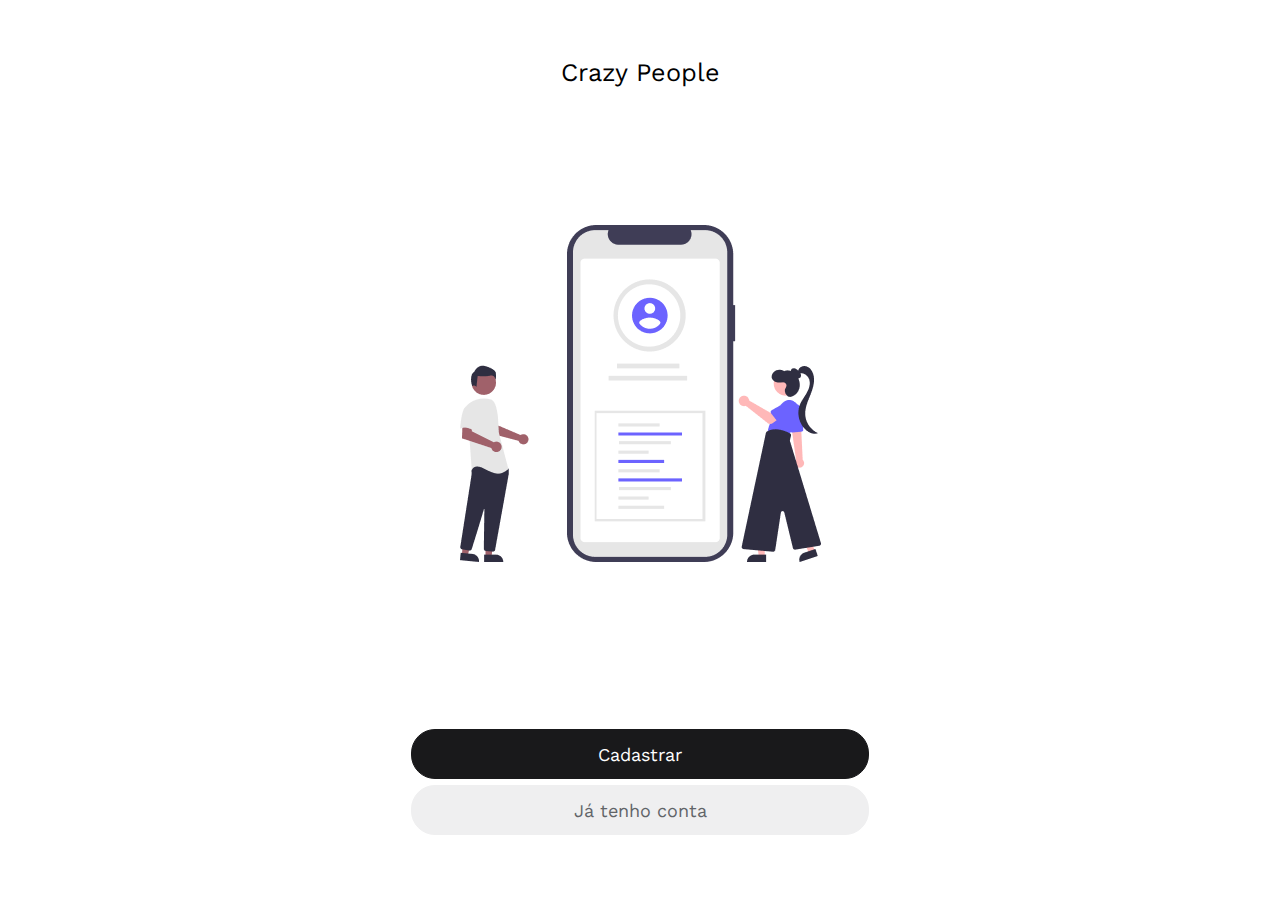
<file: index.html>
<!DOCTYPE html>
<html lang="en">
<head>
    <meta charset="UTF-8">
    <meta name="viewport" content="width=device-width, initial-scale=1.0">
    <title>Crazy People - a rede social das suas loucuras</title>
    <link href="css/global.css" rel="stylesheet" />
</head>
<body>
    <div class="grid-vertical">
        <div class="container-content">
            <h1 class="title">Crazy People</h1>
            <img src="images/bem_vindo.png" class="image-centered" width="361" height="337" style="max-height: 337px;" />
        </div>
        <div class="group-buttons">
            <a class="button button-primary" href="register.html">Cadastrar</a>
            <a class="button button-secondary" href="pages/login/login.html">Já tenho conta</a>
        </div>
    </div>    
</body>
</html>
</file>
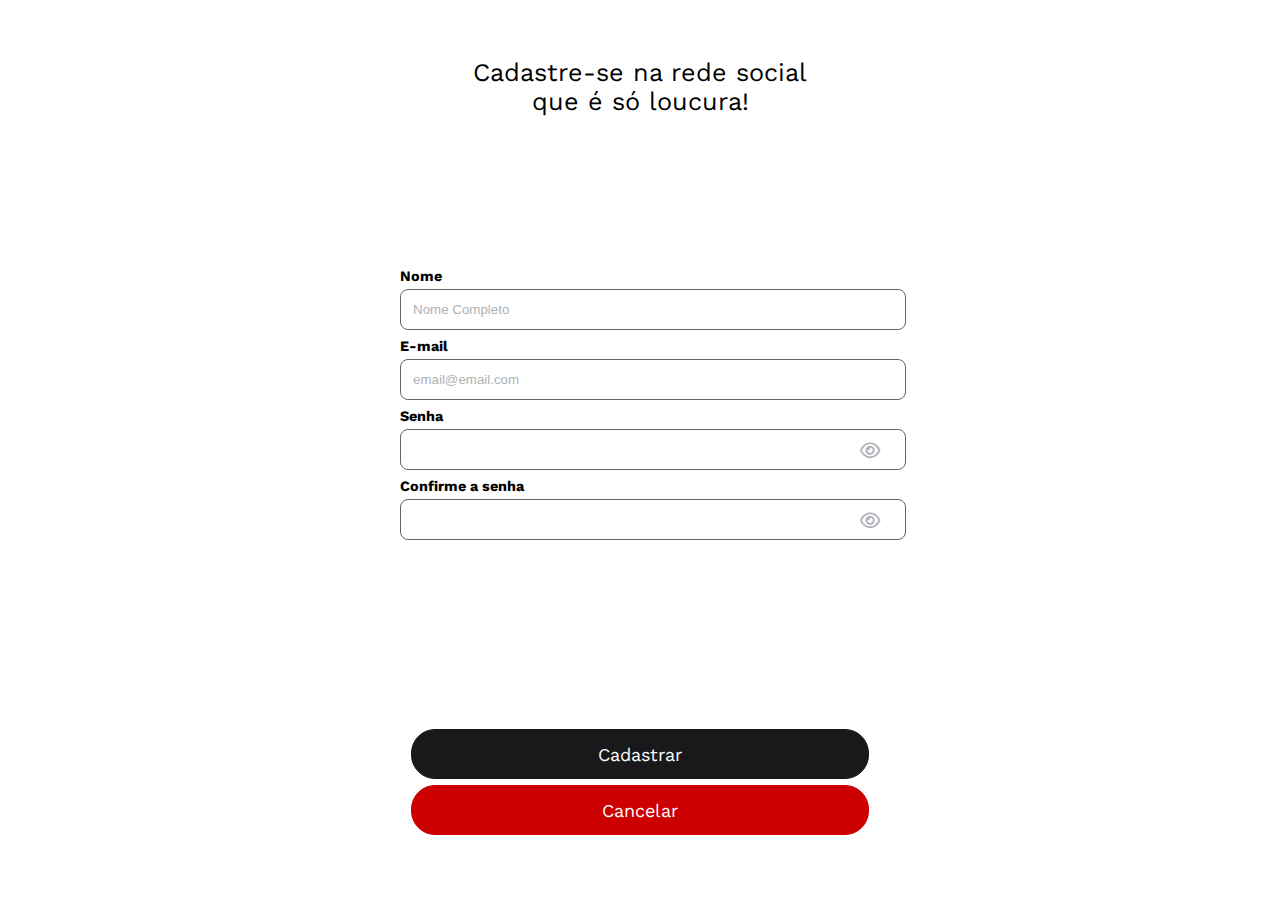
<file: register.html>
<!DOCTYPE html>
<html lang="en">
<head>
    <meta charset="UTF-8">
    <meta name="viewport" content="width=device-width, initial-scale=1.0">
    <title>Cadastre-se - Crazy People - a rede social das suas loucuras</title>
    <link href="css/global.css" rel="stylesheet" />
    <link href="css/fontawesome/css/all.min.css" rel="stylesheet" />
</head>
<body>
    <div class="grid-vertical">
        <div class="container-content">
            <h1 class="title">Cadastre-se na rede social <br /> que é só loucura!</h1>
            <form id="form-register" onsubmit="return false" method="post" class="form-centered">
                <div class="form-group">
                    <label>Nome</label>
                    <input type="text" name="name" id="name" placeholder="Nome Completo" />
                </div>
                <div class="form-group">
                    <label>E-mail</label>
                    <input type="text" name="email" id="email" placeholder="email@email.com" />
                </div>
                 <div class="form-group">
                    <label>Senha</label>
                    <div class="input-password">
                        <input type="password" name="password" id="password" />
                        <i class="fa-regular fa-eye icon-eye"></i>
                        <!--<i class="fa-regular fa-eye-slash"></i>-->
                    </div>
                </div>
                 <div class="form-group">
                    <label>Confirme a senha</label>
                    <div class="input-password">
                        <input type="password" name="password-confirm" id="password-confirm" />
                        <i class="fa-regular fa-eye icon-eye"></i>
                        <!--<i class="fa-regular fa-eye-slash"></i>-->
                    </div>
                </div>
            </form>
        </div>
        <div class="group-buttons">
            <a class="button button-primary">Cadastrar</a>
            <a class="button button-cancel" href="index.html">Cancelar</a>
        </div>
    </div>    
</body>
</html>
</file>
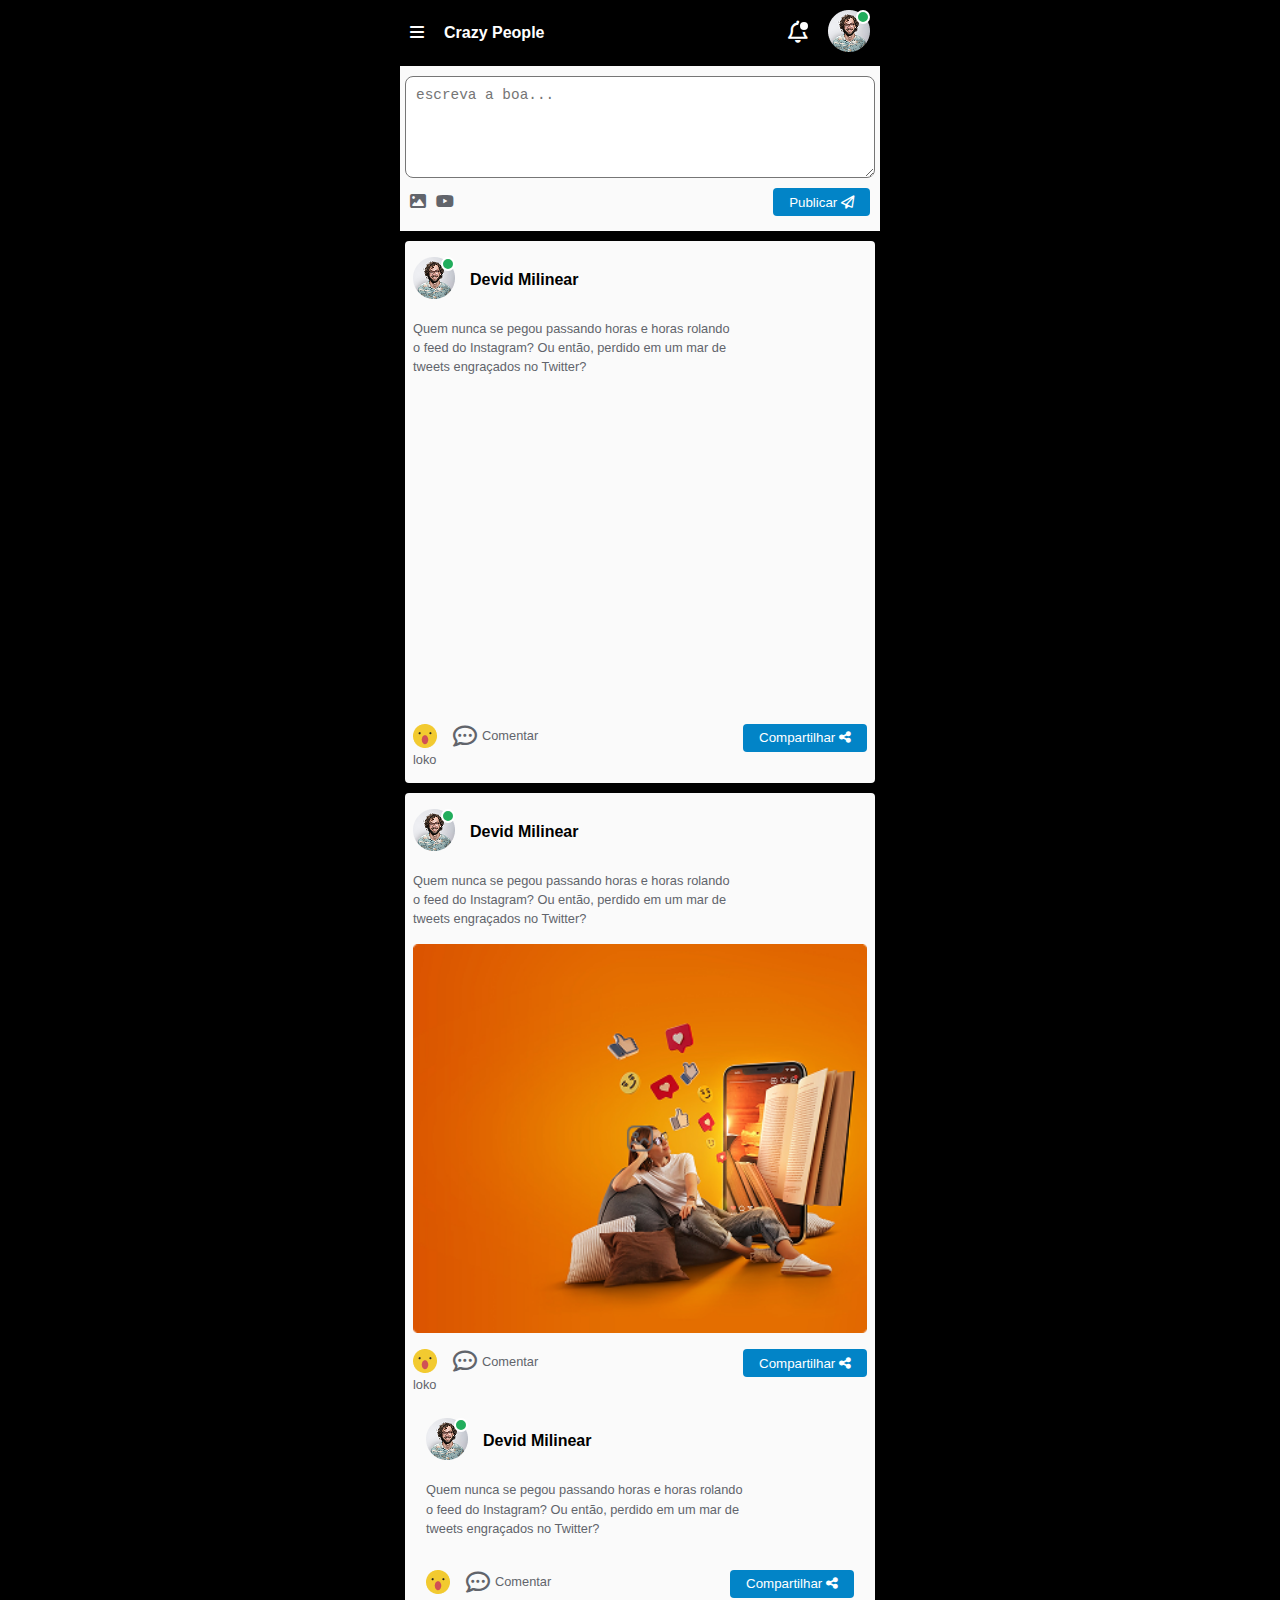
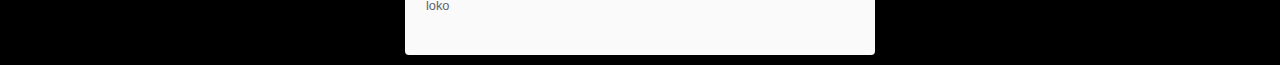
<file: pages/feed/feed.html>
<!DOCTYPE html>
<html lang="en">
<head>
    <meta charset="UTF-8">
    <meta name="viewport" content="width=device-width, initial-scale=1.0">
    <title>Timeline - Crazy People - a rede social das suas loucuras</title>
    <link href="../../css/global.css" rel="stylesheet" />
    <link href="feed.css" rel="stylesheet" />
    <link href="../../css/fontawesome/css/all.min.css" rel="stylesheet" />
</head>
<body>
    <header>
        <div id="menu-icon">
            <i class="fa-solid fa-bars"></i>
        </div>
        <div id="page-title">
            Crazy People
        </div>
        <div id="notification-icon">
            <a href="#">
                <i class="fa-regular fa-bell"></i>
            <div id="notification-ball"></div>
            <div id="arrow-container-notifications">
                <img src="../../images/arrow_notification.png" alt="Seta branca de notificação" />
                </div>
            <div id="container-notifications">
                <div class="card-notification">
                    <div class="card-notification-title">
                        <div class="card-notification-photo">
                            <div class="profile-icon">
                                <img src="../../images/avatar.png" />
                                <div class="profile-ball"></div>
                            </div>
                        </div>
                        <div class="card-notification-name">
                            Joana Maria
                        </div>
                    </div>
                    <div class="card-notification-body">
                        Quer fazer parte da sua rede!
                    </div>
                    <div class="card-notification-buttons">
                        <button class="button-cancel">Cancelar</button>
                        <button class="button-post">Aceitar</button>
                    </div>
                </div>
            </div>
            </a>
        </div>
        <div class="profile-icon">
            <a href="../profile/profile.html" id="profile-link">
                <img src="../../images/avatar.png" />
                <div class="profile-ball"></div>
            </a>
        </div>
        <!--<div id="settings-icon">
            <i class="fa-solid fa-chevron-down"></i>
        </div> -->
    </header>
    <section id="container-form-post">
        <form id="form-post" name="form-post" method="post" action="">
            <textarea rows="5" cols="40" name="text-post" id="text-post" placeholder="escreva a boa..."></textarea>
            <div id="container-form-post-options">
                <div id="container-form-post-options-icons">
                    <a href="#" class="form-post-icons"><i class="fa-solid fa-image"></i></a>
                    <a href="#" class="form-post-icons"><i class="fa-brands fa-youtube"></i></a>
                </div>
                <button id="button-post" name="button-post" class="button-post">Publicar  <i class="fa-regular fa-paper-plane"></i></button>
            </div>
        </form>
    </section>
    <section class="container-post">
        <div class="container-post-user">
            <div class="container-post-user-photo">
                <div class="profile-icon">
            <img src="../../images/avatar.png" />
            <div class="profile-ball"></div>
        </div>
            </div>
            <div class="container-post-user-name">
                Devid Milinear
            </div>
        </div>
        <div class="container-post-text">
            Quem nunca se pegou passando horas e horas rolando <br />
            o feed do Instagram? Ou então, perdido em um mar de <br />
            tweets engraçados no Twitter?
        </div>
        <div class="container-post-media">
            <iframe width="560" height="315" src="https://www.youtube.com/embed/n6Eo9DUn-ro?si=G0RusI5xUD-chjxl" title="YouTube video player" frameborder="0" allow="accelerometer; autoplay; clipboard-write; encrypted-media; gyroscope; picture-in-picture; web-share" referrerpolicy="strict-origin-when-cross-origin" allowfullscreen></iframe>
        </div>
        <div class="container-post-options">
            <div class="container-post-options-icons">
                <div class="container-post-options-icons-reaction">
                    <a href="#" class="link-reaction">
                        <img src="../../images/loko.png" alt="Carinha amarela com boca de pessoa impressionada com algo" />
                        <div class="container-reactions">
                            <img src="../../images/loko.png" alt="Carinha amarela com boca de pessoa impressionada com algo" />
                            <img src="../../images/muitoloko.png" alt="Carinha amarela com boca de pessoa impressionada com algo" />
                            <img src="../../images/seloko.png" alt="Carinha amarela com boca e olho de pessoa muito impressionada com algo" />
                        </div>
                    </a>
                    <span>loko</span>
                </div>
                <a href="#" class="link-comment">
                    <i class="fa-regular fa-comment-dots"></i>
                    <span>Comentar</span> 
                </a>
            </div>
            <button id="button-share" name="button-share" class="button-post">Compartilhar <i class="fa-solid fa-share-nodes"></i></button>
        </div>
    </section>
    <section class="container-post">
        <div class="container-post-user">
            <div class="container-post-user-photo">
                <div class="profile-icon">
            <img src="../../images/avatar.png" />
            <div class="profile-ball"></div>
        </div>
            </div>
            <div class="container-post-user-name">
                Devid Milinear
            </div>
        </div>
        <div class="container-post-text">
            Quem nunca se pegou passando horas e horas rolando <br />
            o feed do Instagram? Ou então, perdido em um mar de <br />
            tweets engraçados no Twitter?
        </div>
        <div class="container-post-media">
            <img src="../../images/exemplo_post.png" alt="Imagem laranja do feed do Instagram"/>
        </div>
        <div class="container-post-options">
            <div class="container-post-options-icons">
                <div class="container-post-options-icons-reaction">
                    <a href="#" class="link-reaction">
                        <img src="../../images/loko.png" alt="Carinha amarela com boca de pessoa impressionada com algo" />
                        <div class="container-reactions">
                            <img src="../../images/loko.png" alt="Carinha amarela com boca de pessoa impressionada com algo" />
                            <img src="../../images/muitoloko.png" alt="Carinha amarela com boca de pessoa impressionada com algo" />
                            <img src="../../images/seloko.png" alt="Carinha amarela com boca e olho de pessoa muito impressionada com algo" />
                        </div>
                    </a>
                    <span>loko</span>
                </div>
                <a href="#" class="link-comment">
                    <i class="fa-regular fa-comment-dots"></i>
                    <span>Comentar</span> 
                </a>
            </div>
            <button id="button-share" name="button-share" class="button-post">Compartilhar <i class="fa-solid fa-share-nodes"></i></button>
        </div>
        <section class="container-post">
        <div class="container-post-user">
            <div class="container-post-user-photo">
                <div class="profile-icon">
            <img src="../../images/avatar.png" />
            <div class="profile-ball"></div>
        </div>
            </div>
            <div class="container-post-user-name">
                Devid Milinear
            </div>
        </div>
        <div class="container-post-text">
            Quem nunca se pegou passando horas e horas rolando <br />
            o feed do Instagram? Ou então, perdido em um mar de <br />
            tweets engraçados no Twitter?
        </div>
        <div class="container-post-media">
           
        </div>
        <div class="container-post-options">
            <div class="container-post-options-icons">
                <div class="container-post-options-icons-reaction">
                    <a href="#" class="link-reaction">
                        <img src="../../images/loko.png" alt="Carinha amarela com boca de pessoa impressionada com algo" />
                        <div class="container-reactions">
                            <img src="../../images/loko.png" alt="Carinha amarela com boca de pessoa impressionada com algo" />
                            <img src="../../images/muitoloko.png" alt="Carinha amarela com boca de pessoa impressionada com algo" />
                            <img src="../../images/seloko.png" alt="Carinha amarela com boca e olho de pessoa muito impressionada com algo" />
                        </div>
                    </a>
                    <span>loko</span>
                </div>
                <a href="#" class="link-comment">
                    <i class="fa-regular fa-comment-dots"></i>
                    <span>Comentar</span> 
                </a>
            </div>
            <button id="button-share" name="button-share" class="button-post">Compartilhar <i class="fa-solid fa-share-nodes"></i></button>
        </div>
    </section>
    </section>
</body>
</html>
</file>
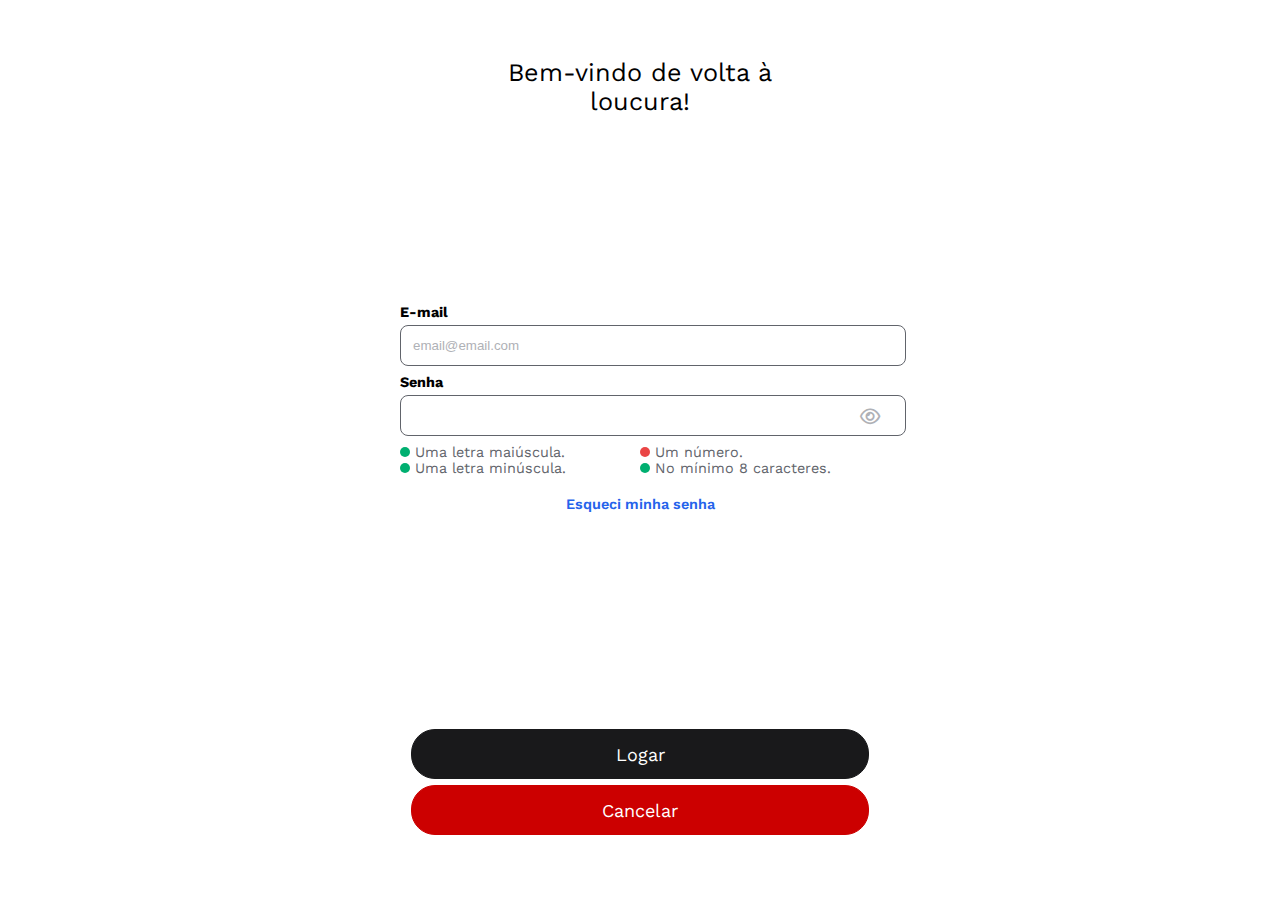
<file: pages/login/login.html>
<!DOCTYPE html>
<html lang="en">
<head>
    <meta charset="UTF-8">
    <meta name="viewport" content="width=device-width, initial-scale=1.0">
    <title>Entre na sua conta - Crazy People - a rede social das suas loucuras</title>
    <link href="../../css/global.css" rel="stylesheet" />
    <link href="login.css" rel="stylesheet" />
    <link href="../../css/fontawesome/css/all.min.css" rel="stylesheet" />
</head>
<body>
    <div class="grid-vertical">
        <div class="container-content">
            <h1 class="title">Bem-vindo de volta à <br /> loucura!</h1>
            <form id="form-login" onsubmit="return false" method="post" class="form-centered">
                <div class="form-group">
                    <label>E-mail</label>
                    <input type="email" name="email" id="email" placeholder="email@email.com" />
                </div>
                 <div class="form-group">
                    <label>Senha</label>
                    <div class="input-password">
                        <input type="password" name="password" id="password" />
                        <i class="fa-regular fa-eye icon-eye"></i>
                        <!--<i class="fa-regular fa-eye-slash"></i>-->
                    </div>
                </div>
                <div class="tips">
                    <div class="tip">
                        <div class="tip-icon success" id="error-uppercase"></div>
                        <div class="tip-text">Uma letra maiúscula.</div>
                    </div>
                     <div class="tip">
                        <div class="tip-icon error" id="error-number"></div>
                        <div class="tip-text">Um número.</div>
                    </div>
                     <div class="tip">
                        <div class="tip-icon success" id="error-lowercase"></div>
                        <div class="tip-text">Uma letra minúscula.</div>
                    </div>
                     <div class="tip">
                        <div class="tip-icon success" id="error-minlenght"></div>
                        <div class="tip-text">No mínimo 8 caracteres.</div>
                    </div>
                </div>
                <div class="center">
                    <a href="../recovery-password/recovery-password.html" class="general">Esqueci minha senha</a>
                </div>
            </form>
        </div>
        <div class="group-buttons">
            <a class="button button-primary" href="../feed/feed.html">Logar</a>
            <a class="button button-cancel" href="../../index.html">Cancelar</a>
        </div>
    </div>    
</body>
</html>
</file>
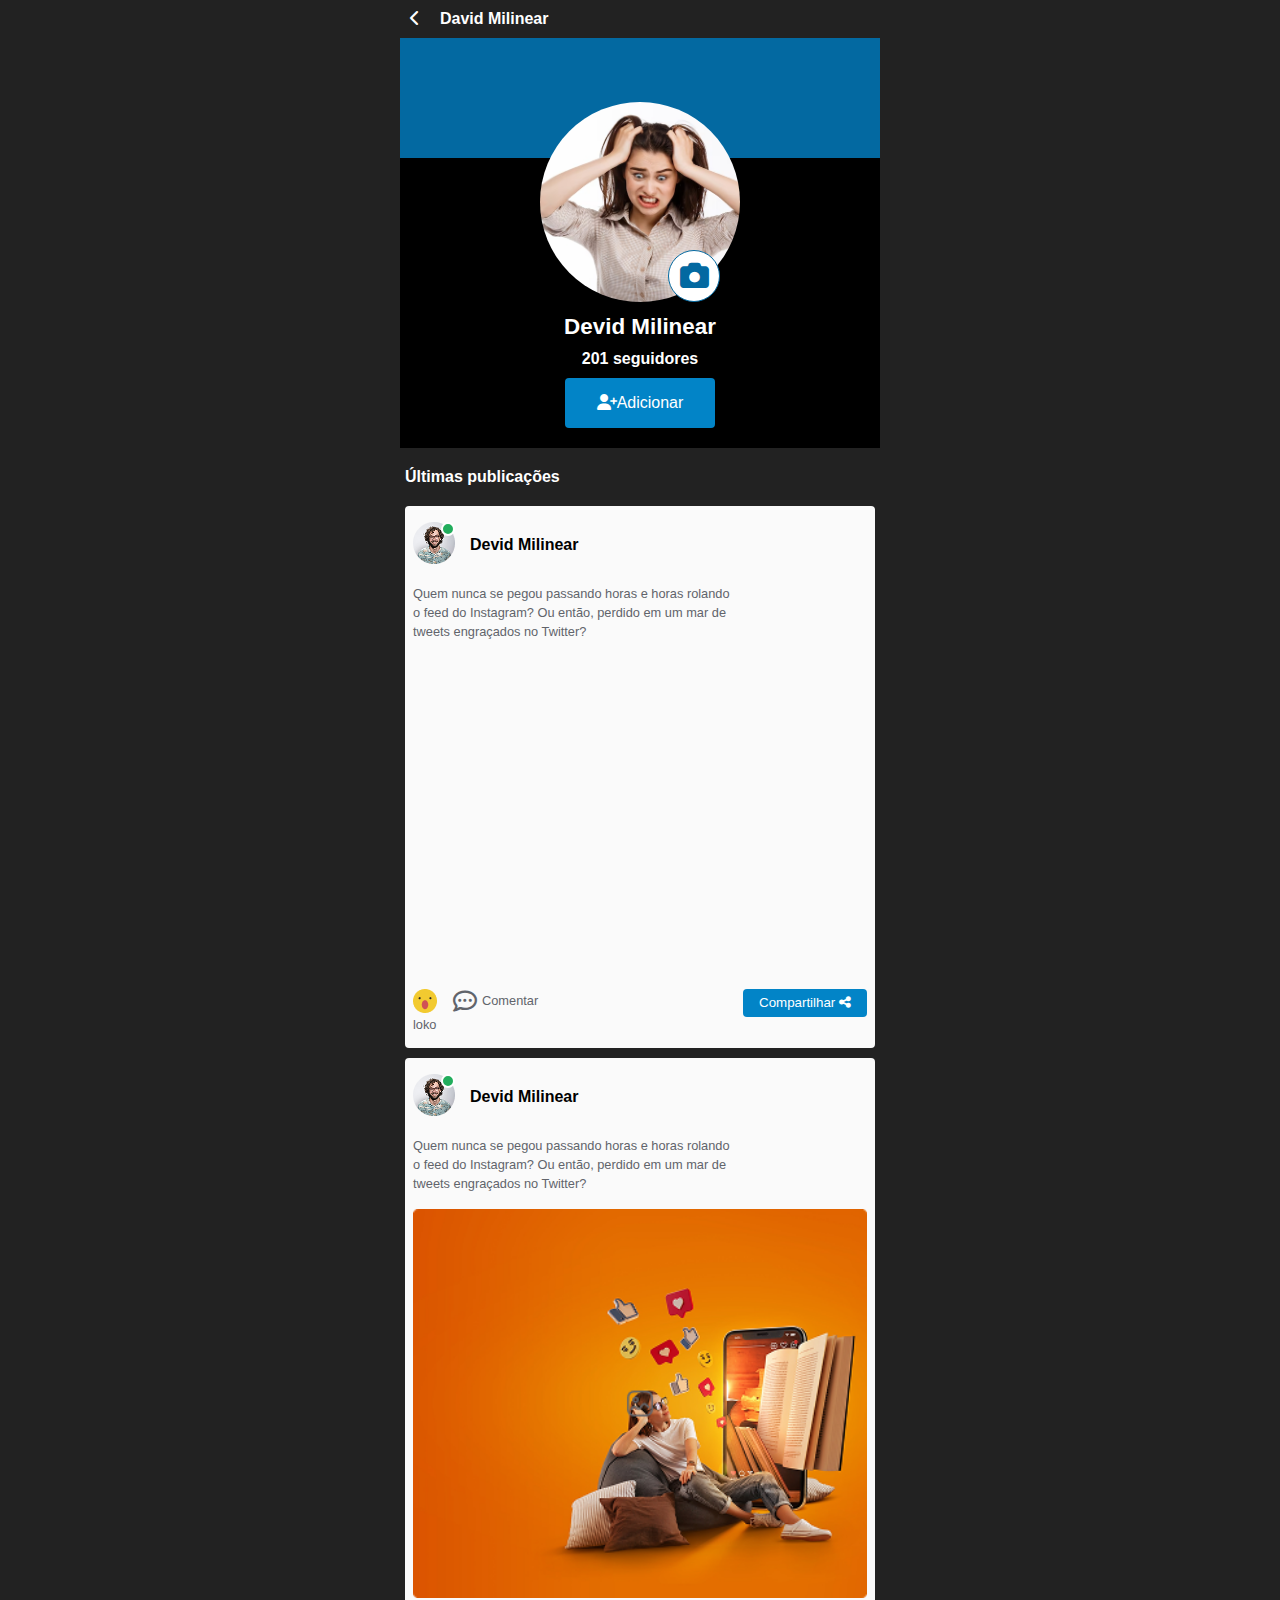
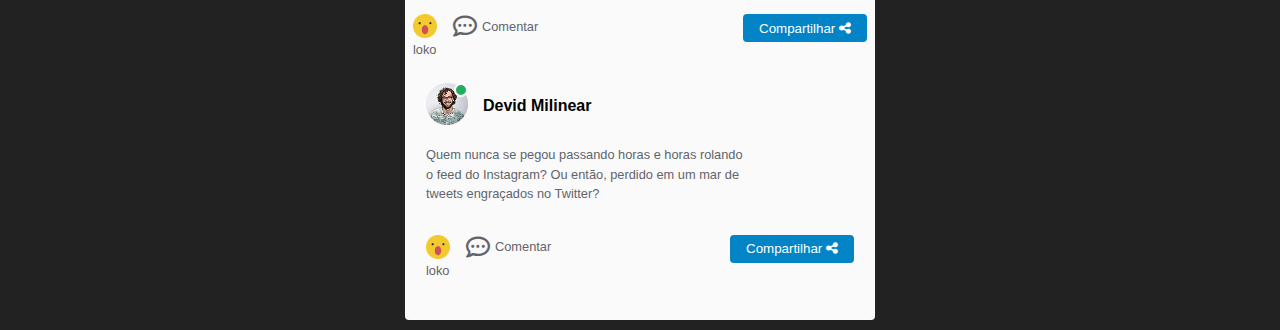
<file: pages/profile/profile.html>
<!DOCTYPE html>
<html lang="en">
<head>
    <meta charset="UTF-8">
    <meta name="viewport" content="width=device-width, initial-scale=1.0">
    <title>Meu perfil - Crazy People - a rede social das suas loucuras</title>
    <link href="../../css/global.css" rel="stylesheet" />
    <link href="profile.css" rel="stylesheet" />
    <link href="../../css/fontawesome/css/all.min.css" rel="stylesheet" />
</head>
<body>
    <header>
        <div id="menu-icon">
            <a href="../feed/feed.html"><i class="fa-solid fa-chevron-left"></i></a>
        </div>
        <div id="page-title">
            David Milinear
        </div>
    </header>
    <section id="container-profile">
        <div id="container-profile-top">

        </div>
        <div id="container-profile-photo">
            <img src="../../images/profile-example.jpg" alt="Foto do usuário" />
            <div id="button-upload-photo">
                <a href="#"><i class="fa-solid fa-camera"></i></a>
            </div>
        </div>
        <div id="container-profile-photo-info">
            <span class="info-title">Devid Milinear</span>
            <span class="info-text">201 seguidores</span>
             <button id="button-add" name="button-add" class="button-add"><i class="fa-solid fa-user-plus"></i>Adicionar </button>
        </div>
    </section>
    <p class="info-text last-post">Últimas publicações</p>
    <section class="container-post">
        <div class="container-post-user">
            <div class="container-post-user-photo">
                <div class="profile-icon">
            <img src="../../images/avatar.png" />
            <div class="profile-ball"></div>
        </div>
            </div>
            <div class="container-post-user-name">
                Devid Milinear
            </div>
        </div>
        <div class="container-post-text">
            Quem nunca se pegou passando horas e horas rolando <br />
            o feed do Instagram? Ou então, perdido em um mar de <br />
            tweets engraçados no Twitter?
        </div>
        <div class="container-post-media">
            <iframe width="560" height="315" src="https://www.youtube.com/embed/n6Eo9DUn-ro?si=G0RusI5xUD-chjxl" title="YouTube video player" frameborder="0" allow="accelerometer; autoplay; clipboard-write; encrypted-media; gyroscope; picture-in-picture; web-share" referrerpolicy="strict-origin-when-cross-origin" allowfullscreen></iframe>
        </div>
        <div class="container-post-options">
            <div class="container-post-options-icons">
                <div class="container-post-options-icons-reaction">
                    <a href="#" class="link-reaction">
                        <img src="../../images/loko.png" alt="Carinha amarela com boca de pessoa impressionada com algo" />
                        <div class="container-reactions">
                            <img src="../../images/loko.png" alt="Carinha amarela com boca de pessoa impressionada com algo" />
                            <img src="../../images/muitoloko.png" alt="Carinha amarela com boca de pessoa impressionada com algo" />
                            <img src="../../images/seloko.png" alt="Carinha amarela com boca e olho de pessoa muito impressionada com algo" />
                        </div>
                    </a>
                    <span>loko</span>
                </div>
                <a href="#" class="link-comment">
                    <i class="fa-regular fa-comment-dots"></i>
                    <span>Comentar</span> 
                </a>
            </div>
            <button id="button-share" name="button-share" class="button-post">Compartilhar <i class="fa-solid fa-share-nodes"></i></button>
        </div>
    </section>
    <section class="container-post">
        <div class="container-post-user">
            <div class="container-post-user-photo">
                <div class="profile-icon">
            <img src="../../images/avatar.png" />
            <div class="profile-ball"></div>
        </div>
            </div>
            <div class="container-post-user-name">
                Devid Milinear
            </div>
        </div>
        <div class="container-post-text">
            Quem nunca se pegou passando horas e horas rolando <br />
            o feed do Instagram? Ou então, perdido em um mar de <br />
            tweets engraçados no Twitter?
        </div>
        <div class="container-post-media">
            <img src="../../images/exemplo_post.png" alt="Imagem laranja do feed do Instagram"/>
        </div>
        <div class="container-post-options">
            <div class="container-post-options-icons">
                <div class="container-post-options-icons-reaction">
                    <a href="#" class="link-reaction">
                        <img src="../../images/loko.png" alt="Carinha amarela com boca de pessoa impressionada com algo" />
                        <div class="container-reactions">
                            <img src="../../images/loko.png" alt="Carinha amarela com boca de pessoa impressionada com algo" />
                            <img src="../../images/muitoloko.png" alt="Carinha amarela com boca de pessoa impressionada com algo" />
                            <img src="../../images/seloko.png" alt="Carinha amarela com boca e olho de pessoa muito impressionada com algo" />
                        </div>
                    </a>
                    <span>loko</span>
                </div>
                <a href="#" class="link-comment">
                    <i class="fa-regular fa-comment-dots"></i>
                    <span>Comentar</span> 
                </a>
            </div>
            <button id="button-share" name="button-share" class="button-post">Compartilhar <i class="fa-solid fa-share-nodes"></i></button>
        </div>
        <section class="container-post">
        <div class="container-post-user">
            <div class="container-post-user-photo">
                <div class="profile-icon">
            <img src="../../images/avatar.png" />
            <div class="profile-ball"></div>
        </div>
            </div>
            <div class="container-post-user-name">
                Devid Milinear
            </div>
        </div>
        <div class="container-post-text">
            Quem nunca se pegou passando horas e horas rolando <br />
            o feed do Instagram? Ou então, perdido em um mar de <br />
            tweets engraçados no Twitter?
        </div>
        <div class="container-post-media">
           
        </div>
        <div class="container-post-options">
            <div class="container-post-options-icons">
                <div class="container-post-options-icons-reaction">
                    <a href="#" class="link-reaction">
                        <img src="../../images/loko.png" alt="Carinha amarela com boca de pessoa impressionada com algo" />
                        <div class="container-reactions">
                            <img src="../../images/loko.png" alt="Carinha amarela com boca de pessoa impressionada com algo" />
                            <img src="../../images/muitoloko.png" alt="Carinha amarela com boca de pessoa impressionada com algo" />
                            <img src="../../images/seloko.png" alt="Carinha amarela com boca e olho de pessoa muito impressionada com algo" />
                        </div>
                    </a>
                    <span>loko</span>
                </div>
                <a href="#" class="link-comment">
                    <i class="fa-regular fa-comment-dots"></i>
                    <span>Comentar</span> 
                </a>
            </div>
            <button id="button-share" name="button-share" class="button-post">Compartilhar <i class="fa-solid fa-share-nodes"></i></button>
        </div>
    </section>
    </section>
</body>
</html>
</file>
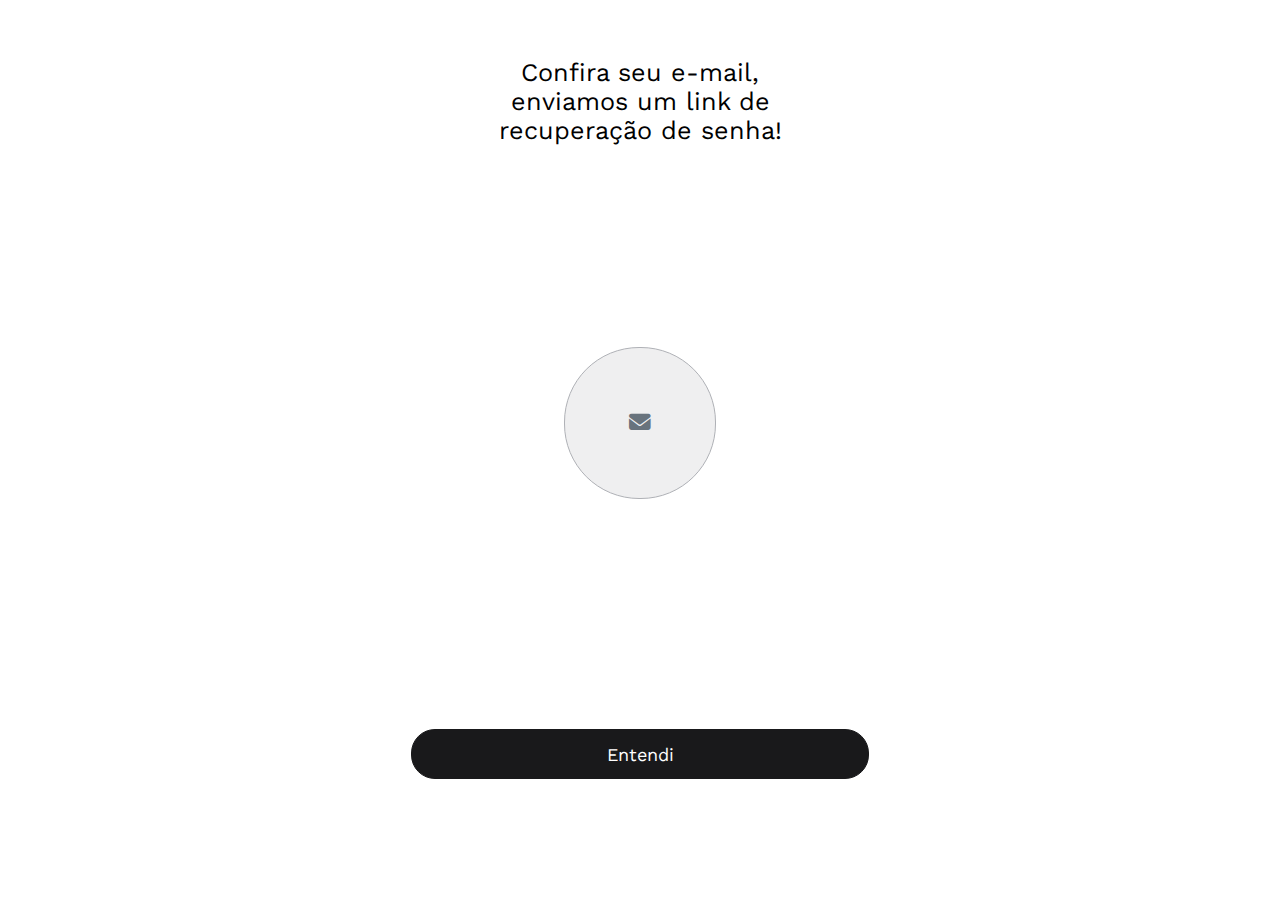
<file: pages/recovery-password/recovery-password-message.html>
<!DOCTYPE html>
<html lang="en">
<head>
    <meta charset="UTF-8">
    <meta name="viewport" content="width=device-width, initial-scale=1.0">
    <title>Recuperar senha - Crazy People - a rede social das suas loucuras</title>
    <link href="../../css/global.css" rel="stylesheet" />
    <link href="recovery-password.css" rel="stylesheet" />
    <link href="../../css/fontawesome/css/all.min.css" rel="stylesheet" />
</head>
<body>
    <div class="grid-vertical">
        <div class="container-content">
            <h1 class="title">Confira seu e-mail, <br /> enviamos um link de <br /> recuperação de senha!</h1>
            <div class="icon-container">
                <i class="fa-solid fa-envelope"></i>
            </div>
        </div>
        <div class="group-buttons">
            <a class="button button-primary" href="../login/login.html">Entendi</a>
        </div>
    </div>    
</body>
</html>
</file>
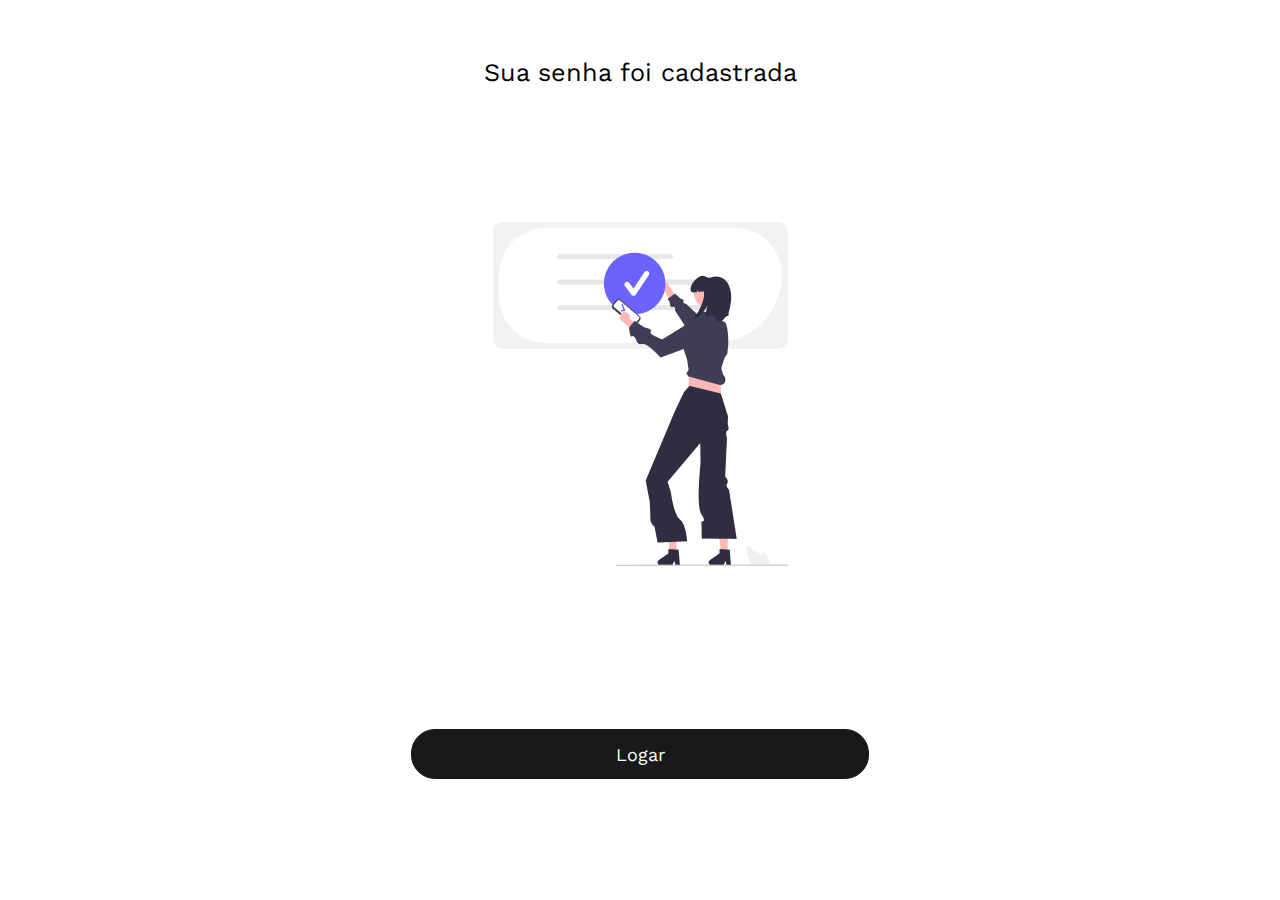
<file: pages/reset-password/reset-password-message.html>
<!DOCTYPE html>
<html lang="en">
<head>
    <meta charset="UTF-8">
    <meta name="viewport" content="width=device-width, initial-scale=1.0">
    <title> Senha cadastrada - Crazy People - a rede social das suas loucuras</title>
    <link href="../../css/global.css" rel="stylesheet" />
</head>
<body>
    <div class="grid-vertical">
        <div class="container-content">
            <h1 class="title">Sua senha foi cadastrada</h1>
            <img src="../../images/sucesso.png" class="image-centered" width="295" height="344" style="max-height: 344px;" />
        </div>
        <div class="group-buttons">
            <a class="button button-primary" href="../login/login.html">Logar</a>
        </div>
    </div>    
</body>
</html>
</file>
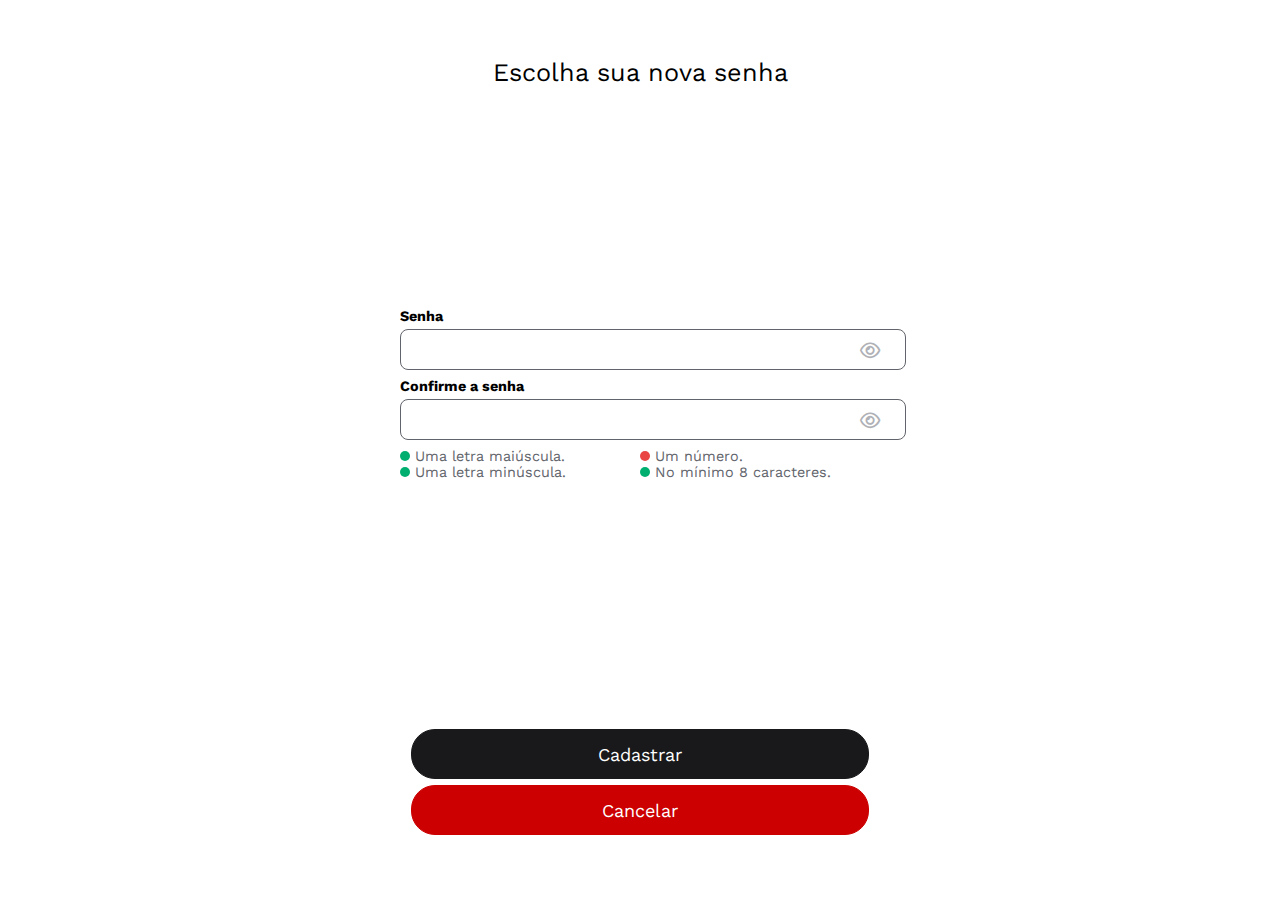
<file: pages/reset-password/reset-password.html>
<!DOCTYPE html>
<html lang="en">
<head>
    <meta charset="UTF-8">
    <meta name="viewport" content="width=device-width, initial-scale=1.0">
    <title>Cadastre uma nova senha - Crazy People - a rede social das suas loucuras</title>
    <link href="../../css/global.css" rel="stylesheet" />
    <link href="reset-password.css" rel="stylesheet" />
    <link href="../../css/fontawesome/css/all.min.css" rel="stylesheet" />
</head>
<body>
    <div class="grid-vertical">
        <div class="container-content">
            <h1 class="title">Escolha sua nova senha</h1>
            <form id="form-login" onsubmit="return false" method="post" class="form-centered">
                 <div class="form-group">
                    <label>Senha</label>
                    <div class="input-password">
                        <input type="password" name="password" id="password" />
                        <i class="fa-regular fa-eye icon-eye"></i>
                        <!--<i class="fa-regular fa-eye-slash"></i>-->
                    </div>
                </div>
                 <div class="form-group">
                    <label>Confirme a senha</label>
                    <div class="input-password">
                        <input type="password" name="confirm-password" id="confirm-password" />
                        <i class="fa-regular fa-eye icon-eye"></i>
                        <!--<i class="fa-regular fa-eye-slash"></i>-->
                    </div>
                </div>
                <div class="tips">
                    <div class="tip">
                        <div class="tip-icon success" id="error-uppercase"></div>
                        <div class="tip-text">Uma letra maiúscula.</div>
                    </div>
                     <div class="tip">
                        <div class="tip-icon error" id="error-number"></div>
                        <div class="tip-text">Um número.</div>
                    </div>
                     <div class="tip">
                        <div class="tip-icon success" id="error-lowercase"></div>
                        <div class="tip-text">Uma letra minúscula.</div>
                    </div>
                     <div class="tip">
                        <div class="tip-icon success" id="error-minlenght"></div>
                        <div class="tip-text">No mínimo 8 caracteres.</div>
                    </div>
                </div>
            </form>
        </div>
        <div class="group-buttons">
            <a class="button button-primary" href="reset-password-message.html">Cadastrar</a>
            <a class="button button-cancel" href="../login/login.html">Cancelar</a>
        </div>
    </div>    
</body>
</html>
</file>
<file: css/global.css>
@font-face{
    font-family: 'work-sans';
    src: url(../Fonts/Work_Sans/WorkSans-VariableFont_wght.ttf);
}
html{
    font-size: 18px;
}
body{
    margin: 0px;
    padding: 0px;
    font-family: work-sans;
}
.title{
    font-size: 1.4rem;
    text-align: center;
    font-weight: normal;
    margin-top: 12%;
}
.grid-vertical{
    display: flex;
    flex-direction: column;
    max-width: 480px;
    margin: auto;
    gap: 5%;
    height: 100vh;

}
.container-content{
    display: flex;
    flex-direction: column;   
    height: 80vh;
}
.group-buttons{
    display: flex;
    flex-direction: column;
    align-items: center;
    height: 20vh;
}
a.button{
    display: flex;
    flex: 1;
    border-radius: 24px;
    font-size: 16px;
    cursor: pointer;
    width: 95%;
    max-height: 48px;
    align-items: center;
    justify-content: center;
    text-decoration: none;
    font-size: 1rem;
}
.button-primary{
    background-color: #19191B;
    color: #FFFFFF;
    border: 1px solid #19191B;
}
.button-secondary{
    background-color: #EFEFF0;
    color: #616468;
    border: 1px solid #EFEFF0;
    margin-top: 6px;
}
.button-cancel{
    background-color: #c00;
    color: #fff;
    border: 1px solid #c00;
    margin-top: 6px;
}
.image-full-width{
    flex: 1;
    width: 90%;
    align-self: center;
    margin-bottom: 40px;
}
.image-centered{
    flex: 1;
    align-self: center;
    margin: auto;
}
.form-group{
    display: flex;
    flex-direction: column;
    margin-bottom: 8px;
}
.form-group label{
    font-weight: bold;
    font-size: 0.8rem;
    margin-bottom: 5px;
}
.form-group input{
    width: 100%;
    border: 1px solid #61646B;
    padding: 12px;
    border-radius: 8px;
}
.form-group .input-password{
    position: relative;
    flex: 1;
    width: 100%;
}
.form-group .input-password .icon-eye{
    position: absolute;
    right: 0px;
    top: 13px;
    color: #AFB1B6;
    cursor: pointer;
}
.form-group input::placeholder {
    color: #AFB1B6;
    opacity: 1; /* Firefox */
}
.form-group input::-ms-input-placeholder { /* Edge 12 -18 */
    color: #AFB1B6;
}
.form-centered{
    margin: auto;
    width: 100%;
}
.center{
    display: flex;
    justify-content: center;
    margin-top: 20px;
}
a.general:link, a.general.visited{
    color: #2563EB;
    font-weight: 600;
    text-decoration: none;
    font-size: 0.8rem;
}
a.general:hover{
    color: #00c;
    font-weight: 600;
}
.button-post{
    background-color: #0284C7;
    color: #fff;
    border-radius: 4px;
    padding: 4px 16px 4px 16px;
    border-width: 0px;
    height: 28px;
}
</file>
<file: pages/feed/feed.css>
html{
    font-size: 16px;
}
body{
    background-color: #000000;
    margin: 0px;
    padding: 0px;
    font-family: Arial, Helvetica, sans-serif;
    max-width: 480px;
    margin: auto;
}
header{
    color: #fff;
    padding: 10px;
    display: flex;
    flex-direction: row;
    gap: 20px;
    align-items: center;
}
#page-title{
    flex: 1;
    font-weight: bold;
}
.profile-icon{
    position: relative;
     display: inline;
}
.profile-icon .profile-ball{
    background-color: #22AD5C;
    border: 2px solid #fff;
    width: 10px;
    height: 10px;
    border-radius: 9px;
    position: absolute;
    top: 0px;
    right: 0px;
}
#notification-icon{
    position: relative;
    display: inline;
    font-size: 1.4rem;
}
#notification-icon a{
    color: #fff;
}
#container-notifications{
    display: none;
    position: absolute;
    top: 40px;
    right: -30px;
    width: 50vw;
    max-width: 250px;
    background-color: #fff;
    border-radius: 8px;
    padding: 16px;
    filter: drop-shadow(2px 2px 4px #27252565);
    z-index: 1;
    color: #000;
}
#arrow-container-notifications{
    display: none;
    position: absolute;
    z-index: 2;
    top: 25px;
}
#notification-icon a:hover #container-notifications, #notification-icon a:hover #arrow-container-notifications{
    display: flex;
}
.card-notification-buttons{
    display: flex;
    justify-content: center;
    align-items: center;
    gap: 10px;
}
.button-cancel{
    background-color: #fff;
    color: #0284C7;
    border: 1px solid #0284C7;
    border-radius: 4px;
    padding: 4px 16px 4px 16px;
    height: 28px;
    margin-top: 0px;
}
.card-notification{
    padding-left: 20px;
    padding-right: 20px;
}
.card-notification-title{
    font-size: 1rem;
    font-weight: bold;
    margin-top: 16px;
    margin-bottom: 16px;
    display: flex;
    align-items: center;
    gap: 10px;
}
.card-notification-body{
    font-size: 0.8rem;
    margin-top: 16px;
    margin-bottom: 16px;
}
.card-notification-photo{
    display: flex;
}
#notification-ball{
    background-color: #fff;
    border: 2px solid #000;
    width: 8px;
    height: 8px;
    border-radius: 6px;
    position: absolute;
    top: 0px;
    right: -2px;
}
#menu-icon{
    display: inline;
}
#container-form-post{
    background-color: #FAFAFA;
    display: flex;
    flex-direction: column;
    padding: 10px 5px 10px 5px;
}
#container-form-post-options{
    flex: 1;
    display: flex;
    flex-direction: row;
    align-items: center;
    margin-top: 5px;
    padding: 5px;
}
#container-form-post-options-icons{
    flex: 1;
    display: flex;
    flex-direction: row;
}
#form-post{
    display: flex;
    flex-direction: column;
}
a.form-post-icons{
    color:#61646B;
    margin-right: 10px;
}
textarea{
    flex: 1;
    border-radius: 8px;
    padding: 10px;
    color: #61646B;
    font-size: 0.9rem;
}
.container-post{
    background-color: #FAFAFA;
    padding: 16px 8px 16px 8px;
    border-radius: 4px;
    margin: 10px 5px 10px 5px;

}
.container-post-user{
    display: flex;
    flex-direction: row;
    align-items: center;
}
.container-post-user-photo{
    display: flex;
}
.container-post-user-name{
    font-weight: bold;
    margin-left: 15px;
    flex: 1;
}
.container-post-text{
    font-size: 0.8rem;
    color: #61646B;
    margin: 16px 0px 16px 0px;
    line-height: 1.2rem;
}
.container-post-media{
    flex: 1;
    display: flex;
}
.container-post-media img{
    width: 100%;
}
.container-post-options{
    flex: 1;
    display: flex;
    flex-direction: row;
    margin-top: 16px;
}
.container-post-options-icons{
    flex: 1;
    display: flex;
    flex-direction: row;
    align-items: flex-start;
    gap: 16px;
}
.container-post-options-icons-reaction{
    display: flex;
    flex-direction: column;
}
.container-post-options-icons-reaction span{
    font-size: 0.8rem;
    color: #61646B;
}
.link-comment{
    color: #61646B;
    text-decoration: none;
    display: flex;
    align-items: center;
}
.link-comment i{
    font-size: 1.5rem;
}
.link-comment span{
    font-size: 0.8rem;
    margin-left: 5px;
}
a.link-react{
    text-decoration: none;
}
a.link-reaction{
    position: relative;
}
.container-reactions{
    display: flex;
    flex-direction: row;
    background-color: #1F2937;
    border-radius: 37px;
    padding: 8px;
    gap: 16px;
}
a.link-reaction:link .container-reactions, a.link-reaction:visited .container-reactions{
    display: none;
}
a.link-reaction:hover .container-reactions{
    display: flex;
    position: absolute;
    top: -40px;
    left: 0px;
}
</file>
<file: pages/login/login.css>
.tips{
    display: flex;
    flex-direction: row;
    flex-wrap: wrap;
}
.tip{
    width: 50%;
    display: flex;
    flex-direction: row;
    align-items: center;
}
.tip-icon{
    width: 10px;
    height: 10px;
    border-radius: 5px;
    margin-right: 5px;
}
.tip-text{
    font-size: 0.8rem;
    color: #61646b;
}
.success{
    background-color: #00AF70;
}
.error{
    background-color: #EA4545;
}
</file>
<file: pages/profile/profile.css>
html{
    font-size: 16px;
}
body{
    background-color: #222;
    margin: 0px;
    padding: 0px;
    font-family: Arial, Helvetica, sans-serif;
    max-width: 480px;
    margin: auto;
}
header{
    color: #fff;
    padding: 10px;
    display: flex;
    flex-direction: row;
    gap: 20px;
    align-items: center;
}
#page-title{
    flex: 1;
    font-weight: bold;
}
.profile-icon{
    position: relative;
     display: inline;
}
.profile-icon .profile-ball{
    background-color: #22AD5C;
    border: 2px solid #fff;
    width: 10px;
    height: 10px;
    border-radius: 9px;
    position: absolute;
    top: 0px;
    right: 0px;
}
#menu-icon{
    display: inline;
}
#menu-icon a{
    color: #fff;
}
.container-post{
    background-color: #FAFAFA;
    padding: 16px 8px 16px 8px;
    border-radius: 4px;
    margin: 10px 5px 10px 5px;
}
.container-post-user{
    display: flex;
    flex-direction: row;
    align-items: center;
}
.container-post-user-photo{
    display: flex;
}
.container-post-user-name{
    font-weight: bold;
    margin-left: 15px;
    flex: 1;
}
.container-post-text{
    font-size: 0.8rem;
    color: #61646B;
    margin: 16px 0px 16px 0px;
    line-height: 1.2rem;
}
.container-post-media{
    flex: 1;
    display: flex;
}
.container-post-media img{
    width: 100%;
}
.container-post-options{
    flex: 1;
    display: flex;
    flex-direction: row;
    margin-top: 16px;
}
.container-post-options-icons{
    flex: 1;
    display: flex;
    flex-direction: row;
    align-items: flex-start;
    gap: 16px;
}
.container-post-options-icons-reaction{
    display: flex;
    flex-direction: column;
}
.container-post-options-icons-reaction span{
    font-size: 0.8rem;
    color: #61646B;
}
.link-comment{
    color: #61646B;
    text-decoration: none;
    display: flex;
    align-items: center;
}
.link-comment i{
    font-size: 1.5rem;
}
.link-comment span{
    font-size: 0.8rem;
    margin-left: 5px;
}
a.link-react{
    text-decoration: none;
}
a.link-reaction{
    position: relative;
}
.container-reactions{
    display: flex;
    flex-direction: row;
    background-color: #1F2937;
    border-radius: 37px;
    padding: 8px;
    gap: 16px;
}
a.link-reaction:link .container-reactions, a.link-reaction:visited .container-reactions{
    display: none;
}
a.link-reaction:hover .container-reactions{
    display: flex;
    position: absolute;
    top: -40px;
    left: 0px;
}
#container-profile{
    background-color: #000;
    display: flex;
    flex-direction: column;
    min-height: 390px;
    position: relative;
    padding-bottom: 20px;
}
#container-profile-top{
    background-color: #0369A1;
    height: 50%;
    min-height: 120px;
}
#container-profile-photo{
    display: flex;
    width: 200px;
    margin: auto;
    position: absolute;
    top: calc(40% - 100px);
    left: calc(50% - 100px);
    height: 200px;
}
#container-profile-photo img{
    flex: 1;
    object-fit: cover;
    width: 200px;
    border-radius: 50%;
}
#button-upload-photo{
   background-color: #fff;
   border: solid 1px #0369A1;
   border-radius: 50%;
   width: 50px;
   height: 50px;
   position: absolute;
   display: flex;
   align-items: center;
   justify-content: center;
   right: 20px;
   bottom: 0px;
}
#button-upload-photo a{
    color: #0369A1;
    font-size: 1.8rem;
}
#container-profile-photo-info{
    color: #fff;
    font-weight: bold;
    display: flex;
    flex-direction: column;
    flex: 1;
    width: 100%;
    align-items: center;
    justify-content: flex-end;
}
.info-title{
    font-size: 1.4rem;
    margin-top: 20px;
    margin-bottom: 10px;
}
.info-text{
    font-size: 1rem;
    margin-bottom: 10px;
    color: #fff;
    font-weight: bold;
}
.button-add{
    background-color: #0284C7;
    color: #fff;
    border-radius: 4px;
    padding: 16px;
    border-width: 0px;
    font-size: 1rem;
    min-width: 150px;
}
.last-post{
    margin-top: 20px;
    margin-bottom: 20px;
    margin-left: 5px;
}
</file>
<file: pages/recovery-password/recovery-password.css>
.icon-container{
    background-color: #EFEFF0;
    border: 1px solid #AFB1B6;
    width: 150px;
    height: 150px;
    border-radius: 75px;
    align-self: center;
    margin: auto;
    display: flex;
    align-items: center;
    justify-content: center;
}
.icon-container i{
    font-size: 1.2rem;
    color: #68737D;
}
</file>
